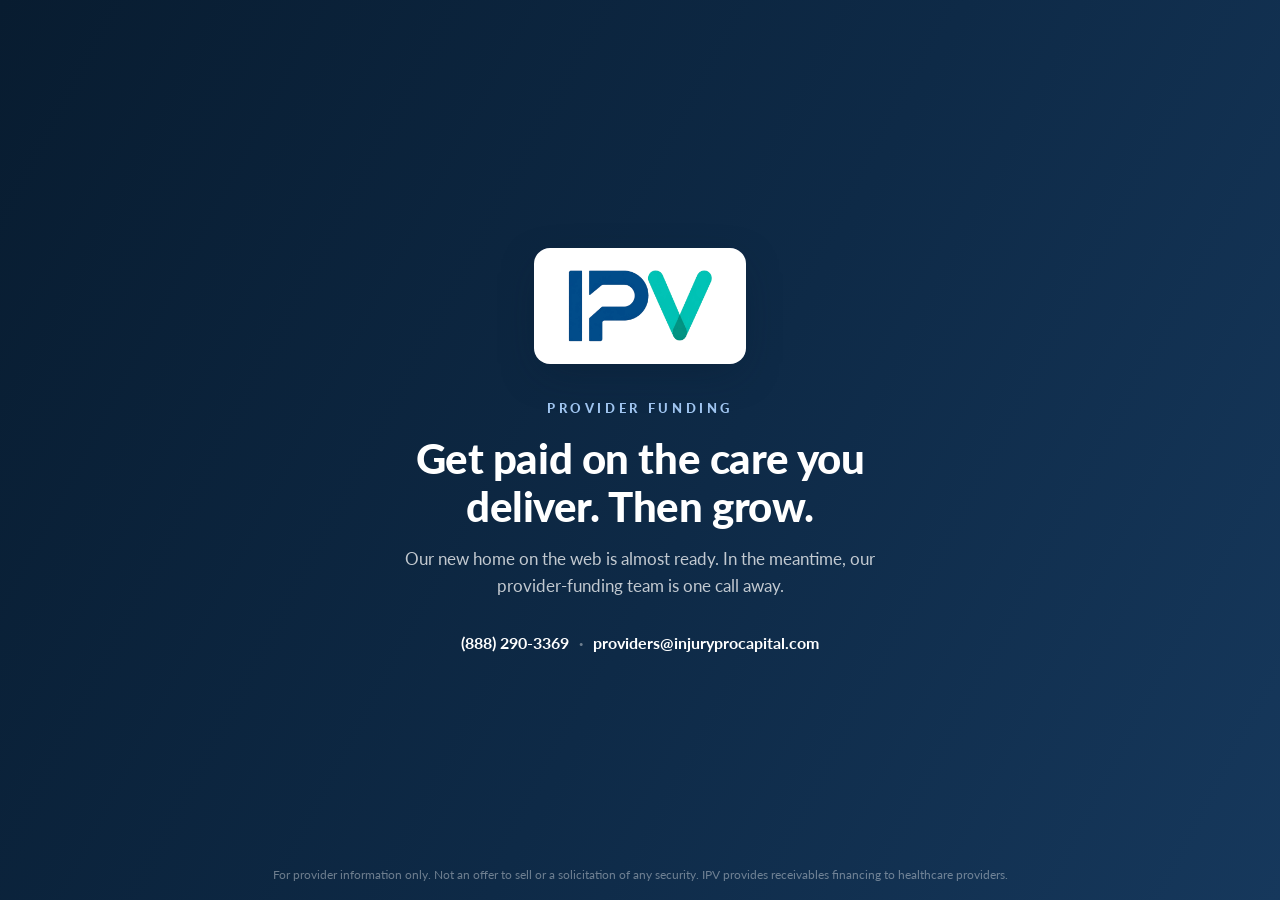
<file: index.html>
<!doctype html>
<html lang="en">
  <head>
    <meta charset="UTF-8" />
    <meta name="viewport" content="width=device-width, initial-scale=1.0" />
    <title>IPV — Provider Funding</title>
    <meta name="robots" content="noindex, nofollow" />
    <meta name="description" content="IPV — provider funding for personal-injury practices." />
    <link rel="icon" type="image/png" href="./favicon.png" />
    <link rel="preconnect" href="https://fonts.googleapis.com" />
    <link rel="preconnect" href="https://fonts.gstatic.com" crossorigin />
    <link href="https://fonts.googleapis.com/css2?family=Lato:wght@400;700;900&display=swap" rel="stylesheet" />
    <style>
      * { margin: 0; padding: 0; box-sizing: border-box; }
      body {
        font-family: 'Lato', 'Helvetica Neue', Arial, sans-serif;
        min-height: 100vh;
        display: flex;
        flex-direction: column;
        align-items: center;
        justify-content: center;
        background: linear-gradient(118deg, #081c30 0%, #0e2a47 55%, #16385c 100%);
        color: #fff;
        text-align: center;
        padding: 24px;
      }
      .chip {
        background: #fff;
        border-radius: 16px;
        padding: 22px 34px;
        box-shadow: 0 12px 40px -12px rgba(8, 28, 48, 0.5);
        margin-bottom: 36px;
      }
      .chip img { height: 72px; width: auto; display: block; }
      .tag {
        font-size: 13px;
        font-weight: 900;
        letter-spacing: 0.28em;
        text-transform: uppercase;
        color: #9fc4ef;
        margin-bottom: 18px;
      }
      h1 {
        font-size: clamp(26px, 4.5vw, 42px);
        font-weight: 900;
        letter-spacing: -0.01em;
        max-width: 22ch;
        line-height: 1.15;
      }
      .sub {
        margin-top: 16px;
        font-size: 17px;
        color: rgba(255, 255, 255, 0.75);
        max-width: 52ch;
        line-height: 1.55;
      }
      .contact {
        margin-top: 34px;
        font-size: 16px;
        font-weight: 700;
      }
      .contact a { color: #fff; text-decoration: none; }
      .contact a:hover { text-decoration: underline; }
      .contact .dot { color: rgba(255, 255, 255, 0.4); margin: 0 10px; }
      .foot {
        position: fixed;
        bottom: 0;
        left: 0;
        right: 0;
        padding: 16px 24px;
        font-size: 11.5px;
        line-height: 1.6;
        color: rgba(255, 255, 255, 0.4);
      }
      @media (max-height: 560px) { .foot { position: static; margin-top: 40px; } }
    </style>
  </head>
  <body>
    <div class="chip"><img src="./ipv-logo.png" alt="IPV" /></div>
    <div class="tag">Provider Funding</div>
    <h1>Get paid on the care you deliver. Then grow.</h1>
    <p class="sub">Our new home on the web is almost ready. In the meantime, our provider-funding team is one call away.</p>
    <p class="contact">
      <a href="tel:+18882903369">(888) 290-3369</a><span class="dot">·</span><a href="mailto:providers@injuryprocapital.com">providers@injuryprocapital.com</a>
    </p>
    <p class="foot">For provider information only. Not an offer to sell or a solicitation of any security. IPV provides receivables financing to healthcare providers.</p>
  </body>
</html>
</file>
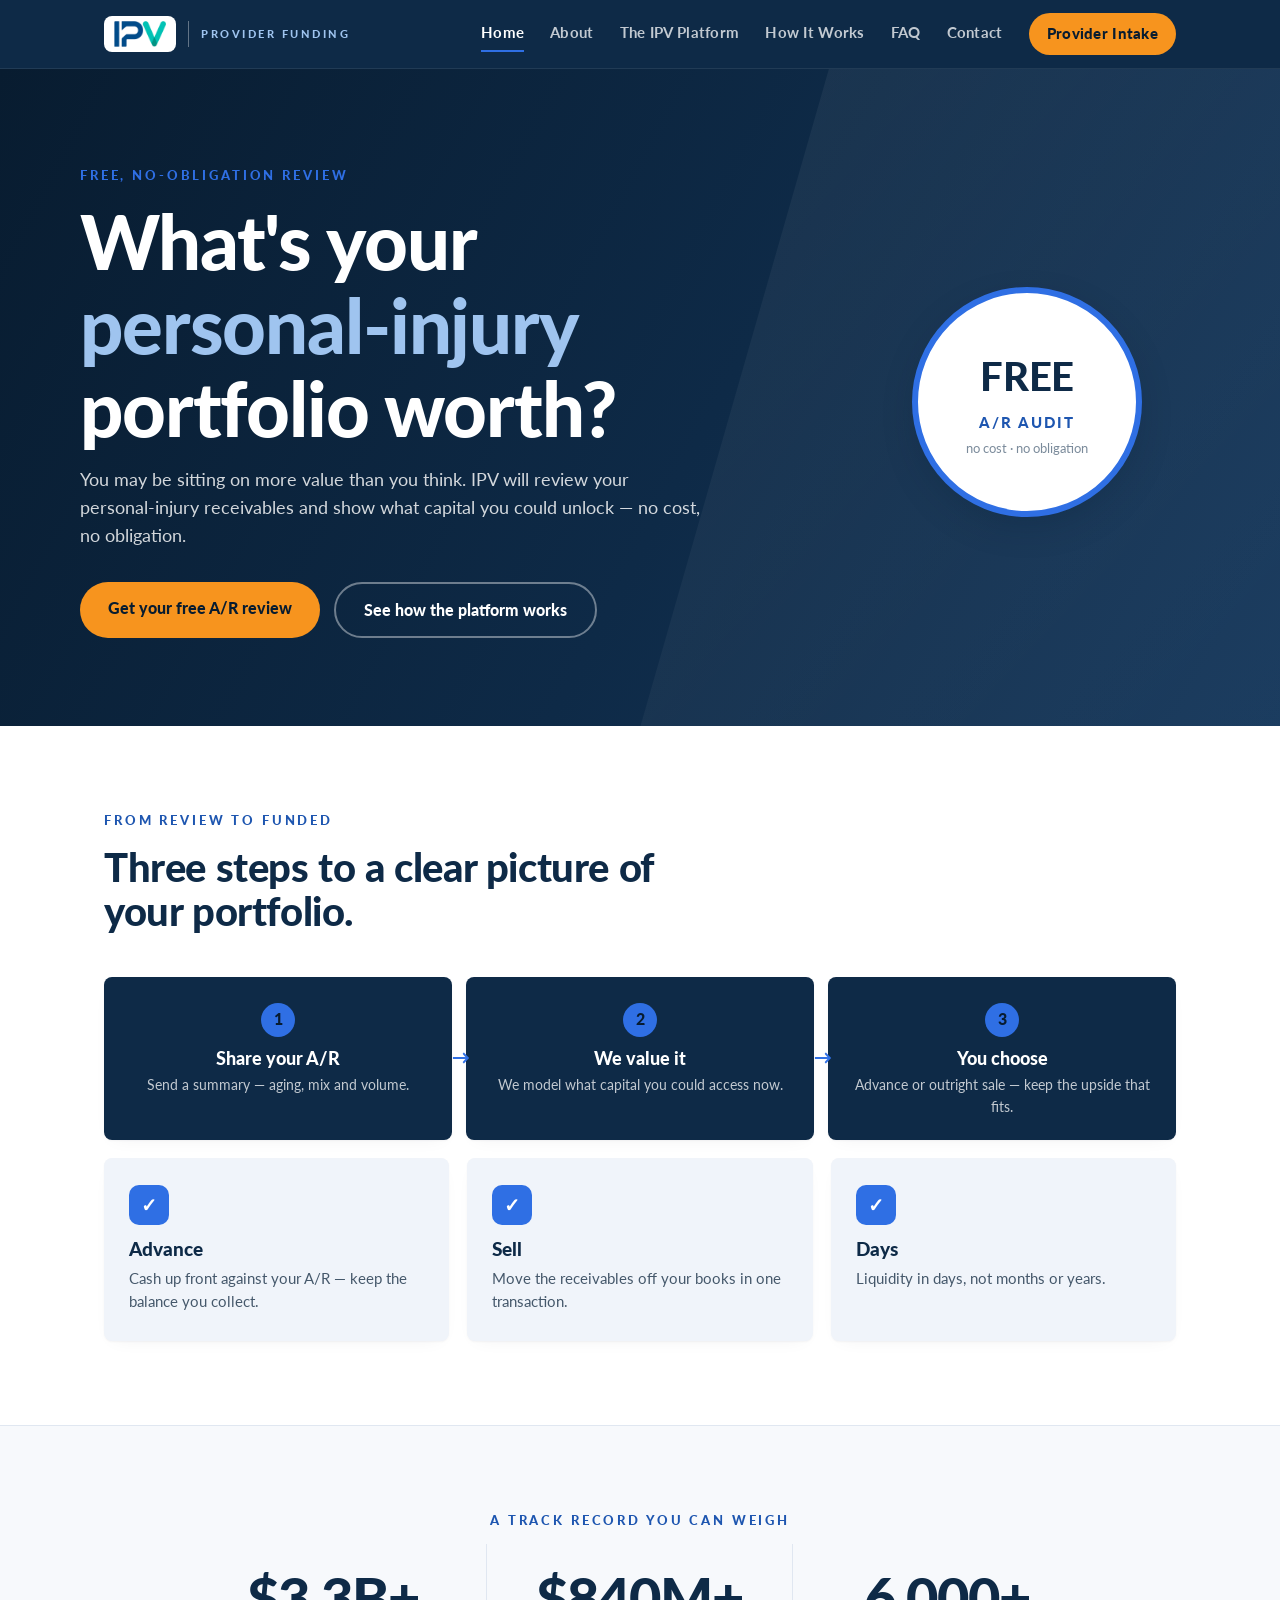
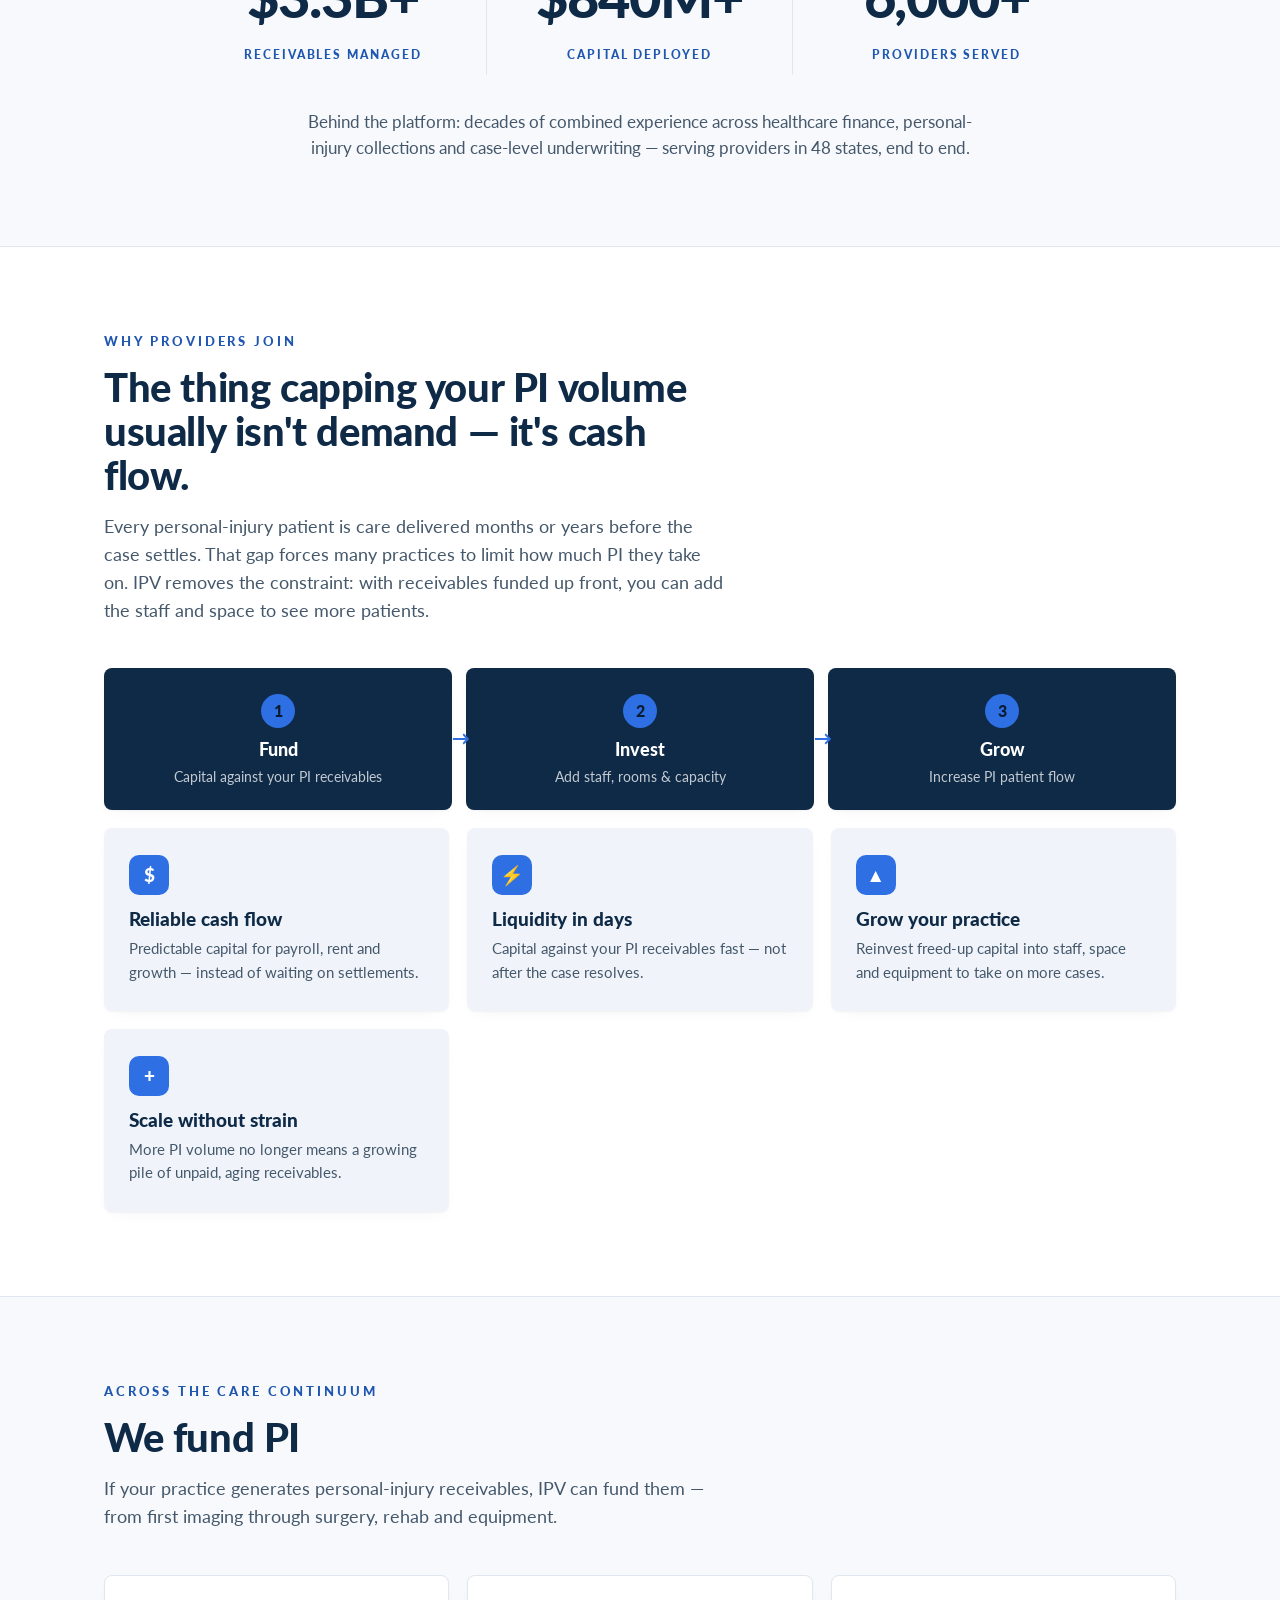
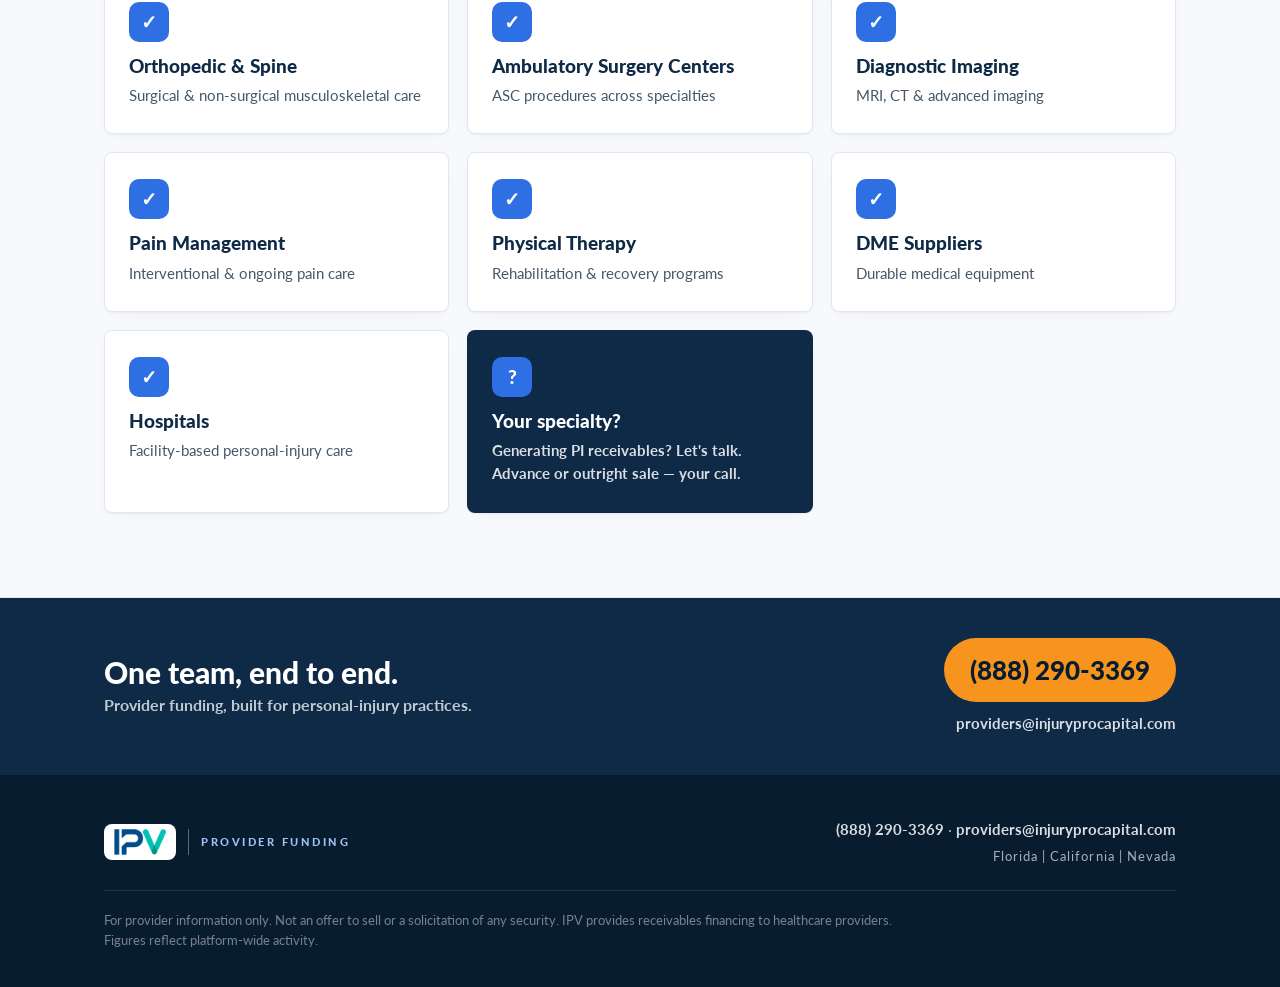
<file: v2/index.html>
<!doctype html>
<html lang="en">
  <head>
    <meta charset="UTF-8" />
    <meta name="viewport" content="width=device-width, initial-scale=1.0" />
    <title>IPV — Provider Funding for Personal-Injury Practices</title>
    <!-- Preview build: keep search engines out until the real domain launches. Remove at launch. -->
    <meta name="robots" content="noindex, nofollow" />
    <meta name="description" content="IPV funds healthcare providers against verified personal-injury receivables and manages collection to settlement. Predictable cash flow, liquidity in days." />
    <link rel="preconnect" href="https://fonts.googleapis.com" />
    <link rel="preconnect" href="https://fonts.gstatic.com" crossorigin />
    <link href="https://fonts.googleapis.com/css2?family=Lato:ital,wght@0,400;0,700;0,900;1,700&display=swap" rel="stylesheet" />
    <link rel="icon" type="image/png" href="./favicon.png" />
    <script type="module" crossorigin src="./assets/index-C9nj7sQJ.js"></script>
    <link rel="stylesheet" crossorigin href="./assets/index-Cun9yzfp.css">
  </head>
  <body>
    <div id="root"></div>
  </body>
</html>
</file>
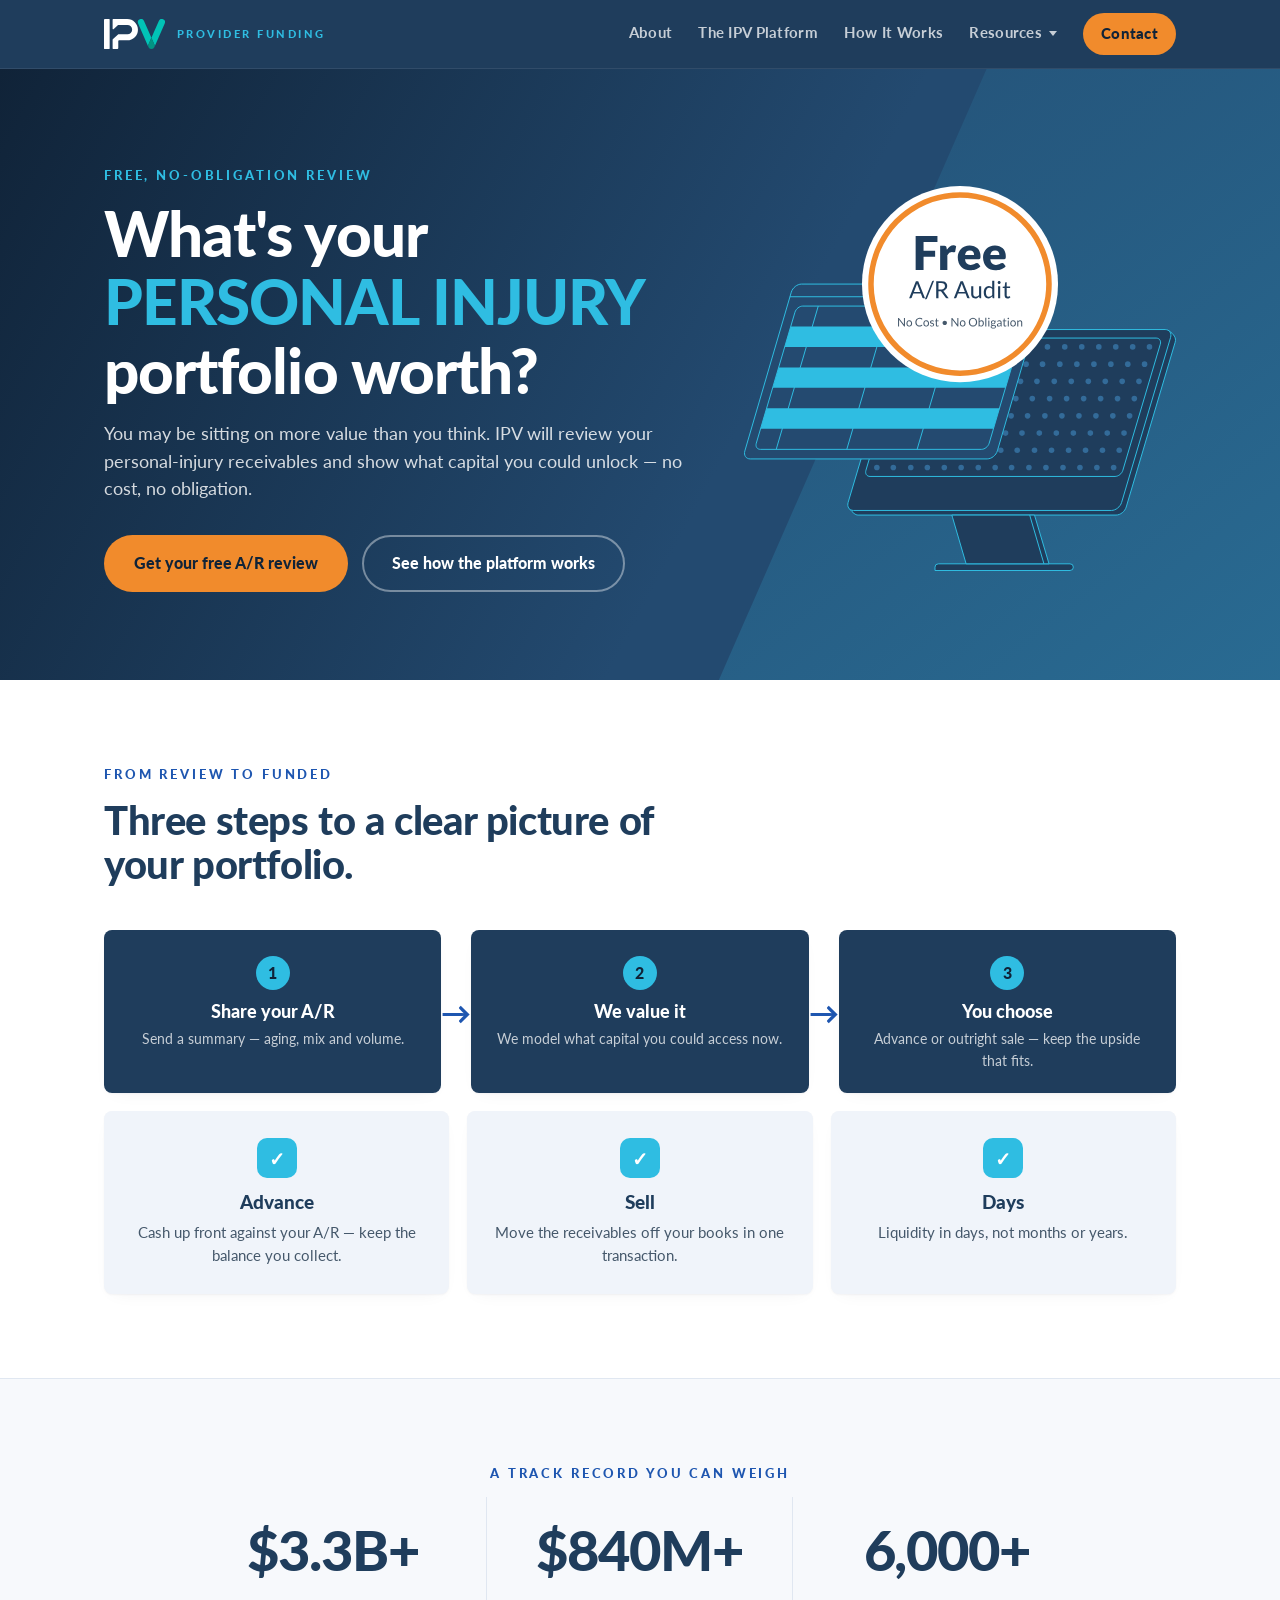
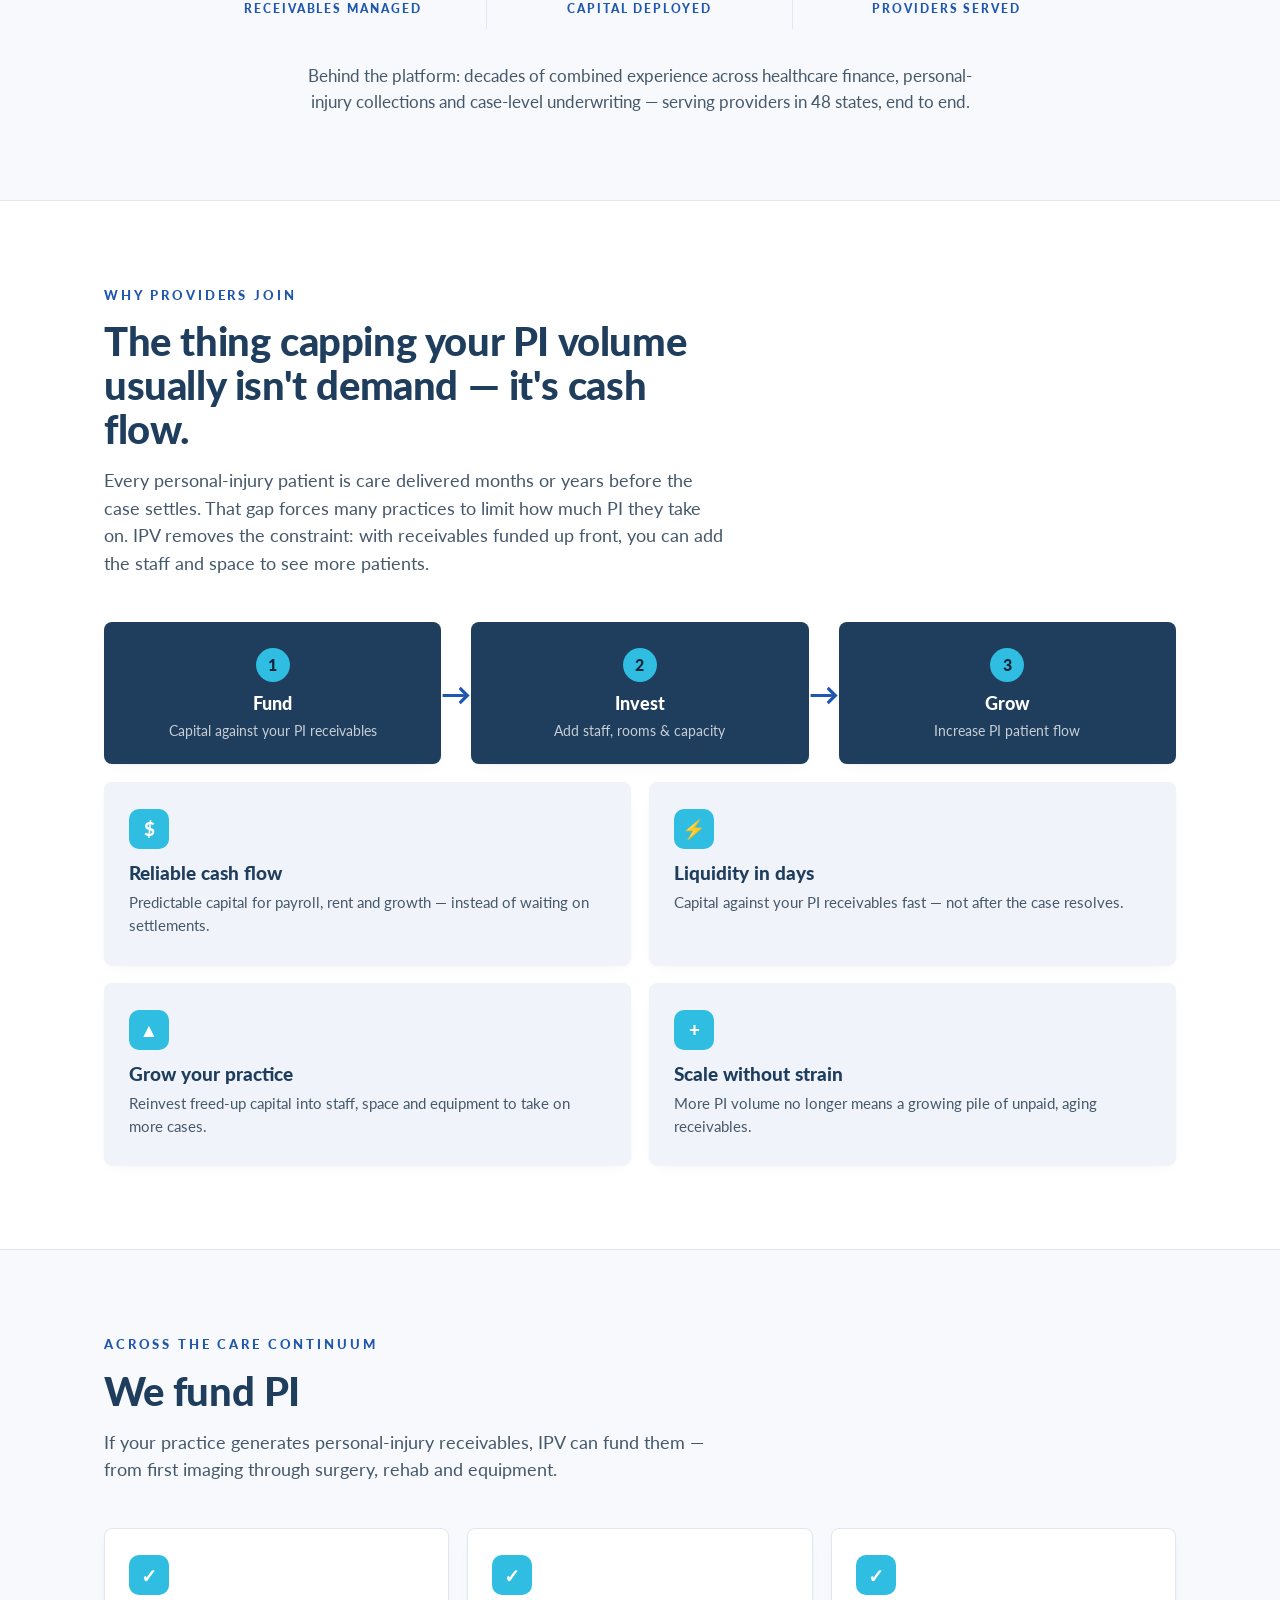
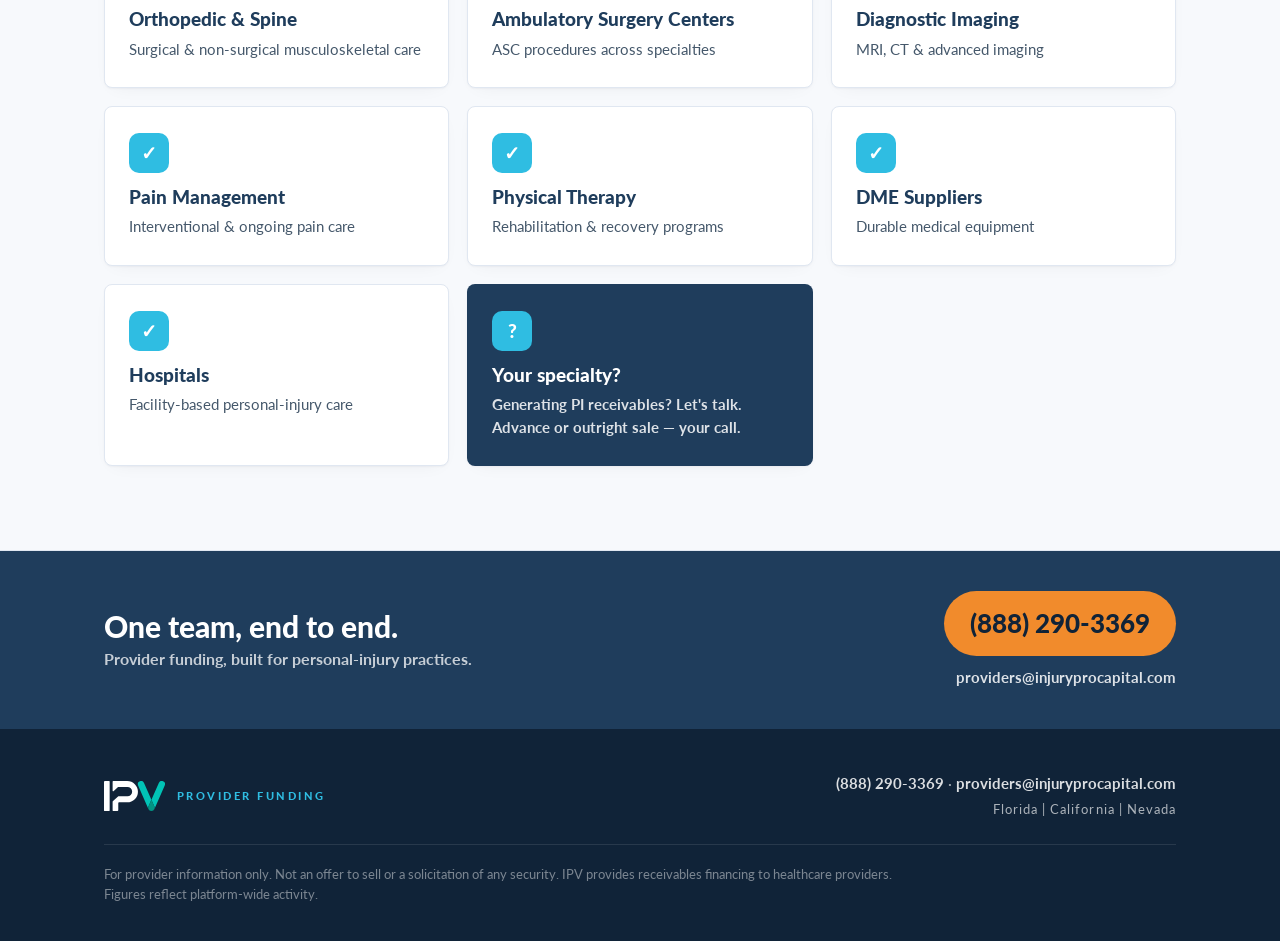
<file: v3/index.html>
<!doctype html>
<html lang="en">
  <head>
    <meta charset="UTF-8" />
    <meta name="viewport" content="width=device-width, initial-scale=1.0" />
    <title>IPV — Provider Funding for Personal-Injury Practices</title>
    <!-- Preview build: keep search engines out until the real domain launches. Remove at launch. -->
    <meta name="robots" content="noindex, nofollow" />
    <meta name="description" content="IPV funds healthcare providers against verified personal-injury receivables and manages collection to settlement. Predictable cash flow, liquidity in days." />
    <link rel="preconnect" href="https://fonts.googleapis.com" />
    <link rel="preconnect" href="https://fonts.gstatic.com" crossorigin />
    <link href="https://fonts.googleapis.com/css2?family=Lato:ital,wght@0,400;0,700;0,900;1,700&display=swap" rel="stylesheet" />
    <link rel="icon" type="image/png" href="./favicon.png" />
    <script type="module" crossorigin src="./assets/index-CmEiF9j5.js"></script>
    <link rel="stylesheet" crossorigin href="./assets/index-C8Mq-IdW.css">
  </head>
  <body>
    <div id="root"></div>
  </body>
</html>
</file>
<file: v2/assets/index-Cun9yzfp.css>
:root{--navy-900: #081c30;--navy-800: #0e2a47;--navy-700: #16385c;--navy-600: #1f4470;--blue-600: #1e56b0;--blue-500: #2f6fe4;--cyan-400: #9fc4ef;--cyan-500: #2f6fe4;--cyan-600: #1e56b0;--orange-500: #f7941e;--orange-600: #e07f0a;--ink-900: #14212e;--ink-600: #45586b;--ink-400: #7b8b9b;--panel-100: #f0f4fa;--panel-50: #f7f9fc;--line-200: #e0e7f1;--white: #ffffff;--radius: 8px;--shadow-card: 0 1px 2px rgba(8, 28, 48, .04), 0 6px 18px -10px rgba(8, 28, 48, .08);--shadow-pop: 0 12px 40px -12px rgba(8, 28, 48, .3);--max: 1120px}*{margin:0;padding:0;box-sizing:border-box}html{scroll-behavior:smooth}body{font-family:Lato,Helvetica Neue,Arial,sans-serif;color:var(--ink-900);background:var(--white);line-height:1.55;-webkit-font-smoothing:antialiased}img{max-width:100%;display:block}a{color:var(--cyan-600);text-decoration:none}a:hover{text-decoration:underline}.wrap{max-width:var(--max);margin:0 auto;padding:0 24px}.kicker{font-size:13px;font-weight:900;letter-spacing:.22em;text-transform:uppercase;color:var(--cyan-500);margin-bottom:14px}.kicker.on-light,.kicker.orange{color:var(--blue-600)}h1,h2,h3{line-height:1.1;font-weight:900}.display{font-size:clamp(44px,6.5vw,76px);color:var(--white);letter-spacing:-.015em}.display .em{color:var(--cyan-400)}.h2{font-size:clamp(28px,4vw,40px);color:var(--navy-800);letter-spacing:-.01em}.h2.on-dark{color:var(--white)}.lede{font-size:18px;color:var(--ink-600);max-width:62ch;margin-top:16px}.lede.on-dark{color:#ffffffd1}.nav{position:sticky;top:0;z-index:50;background:var(--navy-800);border-bottom:1px solid rgba(255,255,255,.08)}.nav-inner{max-width:var(--max);margin:0 auto;padding:0 24px;height:68px;display:flex;align-items:center;justify-content:space-between;gap:24px}.nav-links{display:flex;align-items:center;gap:26px;flex-wrap:wrap}.nav-links a{color:#ffffffbf;font-size:14.5px;font-weight:700;letter-spacing:.02em;text-decoration:none;padding:6px 0;border-bottom:2px solid transparent}.nav-links a:hover{color:var(--white);text-decoration:none}.nav-links a.active{color:var(--white);border-bottom-color:var(--cyan-500)}.nav-cta{background:var(--orange-500);color:var(--navy-900)!important;padding:10px 18px!important;border-radius:999px;border-bottom:none!important;font-weight:900!important;white-space:nowrap}.nav-cta:hover{background:#ffa63a}.logo{display:flex;align-items:center;gap:12px;text-decoration:none!important}.logo-chip{background:var(--white);border-radius:8px;padding:5px 10px;display:flex;align-items:center}.logo-chip img{height:26px;width:auto;display:block}.logo-mark{font-size:30px;font-weight:900;font-style:italic;color:var(--white);letter-spacing:-.03em;line-height:1}.logo-div{width:1px;height:26px;background:#ffffff59}.logo-tag{font-size:10.5px;font-weight:900;letter-spacing:.24em;color:var(--cyan-400);text-transform:uppercase}.hero{position:relative;background:linear-gradient(118deg,var(--navy-900) 0%,var(--navy-800) 55%,var(--navy-700) 100%);color:var(--white);overflow:hidden}.hero:after{content:"";position:absolute;top:-40%;right:-12%;width:55%;height:200%;background:linear-gradient(118deg,#ffffff0f,#ffffff03);transform:rotate(16deg);pointer-events:none}.hero-inner{position:relative;z-index:1;padding:96px 0 88px;display:grid;grid-template-columns:minmax(0,1.35fr) minmax(0,.65fr);gap:56px;align-items:center}.hero-badge{justify-self:center;background:var(--white);color:var(--navy-800);border-radius:50%;width:230px;height:230px;display:flex;flex-direction:column;align-items:center;justify-content:center;text-align:center;gap:4px;box-shadow:var(--shadow-pop);border:6px solid var(--blue-500)}.hero-badge .big{font-size:40px;font-weight:900;letter-spacing:-.01em}.hero-badge .mid{font-size:15px;font-weight:900;letter-spacing:.14em;color:var(--blue-600);text-transform:uppercase}.hero-badge .small{font-size:12.5px;color:var(--ink-400)}.btn-row{display:flex;gap:14px;margin-top:32px;flex-wrap:wrap}.btn{display:inline-block;font-weight:900;font-size:16px;border-radius:999px;padding:14px 28px;text-decoration:none!important;transition:transform .06s ease,background .15s ease}.btn:active{transform:translateY(1px)}.btn-primary{background:var(--orange-500);color:var(--navy-900)}.btn-primary:hover{background:#ffa63a}.btn-ghost{border:2px solid rgba(255,255,255,.4);color:var(--white)}.btn-ghost:hover{border-color:var(--white)}.btn-navy{background:var(--navy-800);color:var(--white)}.btn-navy:hover{background:var(--navy-700)}.section{padding:84px 0}.section.tint{background:var(--panel-50);border-top:1px solid var(--line-200);border-bottom:1px solid var(--line-200)}.section.dark{background:linear-gradient(118deg,var(--navy-900),var(--navy-800));color:var(--white)}.section-head{max-width:70ch;margin-bottom:44px}.steps{display:grid;grid-template-columns:repeat(auto-fit,minmax(200px,1fr));gap:14px;counter-reset:step}.step{position:relative;background:var(--navy-800);color:var(--white);border-radius:var(--radius);padding:26px 22px 22px;text-align:center;box-shadow:var(--shadow-card)}.step .n{width:34px;height:34px;border-radius:50%;background:var(--cyan-500);color:var(--navy-900);font-weight:900;display:flex;align-items:center;justify-content:center;margin:0 auto 12px}.step h3{font-size:18px;margin-bottom:6px}.step p{font-size:14px;color:#ffffffbf}.step+.step:before{content:"→";position:absolute;left:-14px;top:50%;transform:translateY(-50%);color:var(--blue-500);font-weight:900;font-size:18px}@media(max-width:720px){.step+.step:before{display:none}}.cards{display:grid;grid-template-columns:repeat(auto-fit,minmax(260px,1fr));gap:18px}.card{background:var(--white);border:1px solid var(--line-200);border-radius:var(--radius);padding:26px 24px;box-shadow:var(--shadow-card)}.card.tinted{background:var(--panel-100);border-color:transparent}.chip{width:40px;height:40px;border-radius:10px;background:var(--cyan-500);color:var(--white);font-size:19px;font-weight:900;display:flex;align-items:center;justify-content:center;margin-bottom:14px}.chip.orange{background:var(--orange-500)}.chip.navy{background:var(--navy-800)}.card h3{font-size:18.5px;color:var(--navy-800);margin-bottom:8px}.card p{font-size:15px;color:var(--ink-600)}.card.accent{background:var(--navy-800);border-color:transparent}.card.accent h3{color:var(--white)}.card.accent p{color:#ffffffd9;font-weight:700}.card.accent .chip{background:var(--blue-500)}.statband{background:var(--white);border:1px solid var(--line-200);border-top:3px solid var(--blue-600);border-radius:var(--radius);overflow:hidden;display:grid;grid-template-columns:repeat(auto-fit,minmax(160px,1fr));box-shadow:var(--shadow-card)}.stat{padding:34px 18px;text-align:center;border-right:1px solid var(--line-200)}.stat:last-child{border-right:none}.stat .v{font-size:clamp(30px,3.4vw,42px);font-weight:900;color:var(--navy-800);letter-spacing:-.01em}.stat .l{font-size:11.5px;font-weight:900;letter-spacing:.14em;text-transform:uppercase;color:var(--ink-400);margin-top:6px}.cred{text-align:center}.cred .cred-metrics{display:grid;grid-template-columns:repeat(auto-fit,minmax(220px,1fr));gap:0;max-width:920px;margin:0 auto}.cred .m{padding:10px 24px;border-right:1px solid var(--line-200)}.cred .m:last-child{border-right:none}.cred .m .v{font-size:clamp(40px,4.6vw,56px);font-weight:900;color:var(--navy-800);letter-spacing:-.02em}.cred .m .l{font-size:12px;font-weight:900;letter-spacing:.16em;text-transform:uppercase;color:var(--blue-600);margin-top:6px}.cred .cred-line{margin:34px auto 0;max-width:68ch;color:var(--ink-600);font-size:17px}@media(max-width:720px){.cred .m{border-right:none;padding:16px 24px}}.band{background:var(--navy-800);color:var(--white);border-radius:var(--radius) var(--radius) 0 0;padding:34px 34px 26px}.band h3{font-size:20px;margin-bottom:8px}.band p{color:#fffc;max-width:90ch}.band+.statband{border-radius:0 0 var(--radius) var(--radius);box-shadow:none;border-top:none}.cta{background:var(--navy-800);color:var(--white)}.cta-inner{max-width:var(--max);margin:0 auto;padding:40px 24px;display:flex;align-items:center;justify-content:space-between;gap:24px;flex-wrap:wrap}.cta h2{font-size:clamp(22px,3vw,30px)}.cta .sub{font-weight:700;margin-top:4px;font-size:15.5px;color:#ffffffbf}.cta-contact{text-align:right}.cta-contact .phone{display:inline-block;background:var(--orange-500);border-radius:999px;padding:12px 26px;font-size:clamp(20px,2.4vw,26px);font-weight:900}.cta-contact .phone a{color:var(--navy-900);text-decoration:none}.cta-contact .phone a:hover{text-decoration:none}.cta-contact .email{font-weight:700;font-size:15px;margin-top:10px}.cta-contact .email a{color:#ffffffd9}@media(max-width:640px){.cta-contact{text-align:left}}.prose{max-width:74ch}.prose h2{font-size:26px;color:var(--navy-800);margin:40px 0 14px}.prose h2:first-child{margin-top:0}.prose p{margin-bottom:16px;font-size:17px;color:var(--ink-600)}.prose p.pull{font-size:21px;font-weight:700;color:var(--navy-800);border-left:4px solid var(--orange-500);padding-left:18px}.panels{display:grid;grid-template-columns:repeat(auto-fit,minmax(280px,1fr));gap:18px}.panel{border-radius:var(--radius);padding:30px 26px;background:var(--white);border:1px solid var(--line-200);box-shadow:var(--shadow-card)}.panel .label{font-size:12px;font-weight:900;letter-spacing:.2em;text-transform:uppercase;color:var(--orange-600);margin-bottom:12px}.panel h3{font-size:21px;color:var(--navy-800);margin-bottom:10px}.panel p{color:var(--ink-600);font-size:15.5px}.panel.problem{border-top:4px solid var(--navy-800)}.panel.solution{border-top:4px solid var(--cyan-500)}.panel.upside{border-top:4px solid var(--orange-500)}.form-grid{display:grid;grid-template-columns:1fr 1fr;gap:18px;max-width:780px}.form-grid .full{grid-column:1 / -1}@media(max-width:640px){.form-grid{grid-template-columns:1fr}}.field label{display:block;font-size:13px;font-weight:900;letter-spacing:.06em;text-transform:uppercase;color:var(--navy-800);margin-bottom:6px}.field input,.field textarea{width:100%;font:inherit;font-size:15.5px;padding:12px 14px;border:1.5px solid var(--line-200);border-radius:8px;background:var(--white);color:var(--ink-900)}.field input:focus,.field textarea:focus{outline:none;border-color:var(--cyan-500);box-shadow:0 0 0 3px #29b6f62e}.field textarea{min-height:110px;resize:vertical}.form-note{margin-top:18px;padding:16px 18px;background:var(--panel-100);border-left:4px solid var(--cyan-500);border-radius:6px;font-size:14.5px;color:var(--ink-600);max-width:780px}.faq{max-width:820px}.faq details{border:1px solid var(--line-200);border-radius:var(--radius);background:var(--white);padding:0;margin-bottom:12px;box-shadow:var(--shadow-card);overflow:hidden}.faq summary{cursor:pointer;list-style:none;padding:18px 22px;font-weight:900;font-size:16.5px;color:var(--navy-800);display:flex;justify-content:space-between;align-items:center;gap:16px}.faq summary::-webkit-details-marker{display:none}.faq summary:after{content:"+";font-size:22px;color:var(--cyan-600);font-weight:400}.faq details[open] summary:after{content:"–"}.faq details p{padding:0 22px 18px;color:var(--ink-600);font-size:15.5px}.info-box{background:var(--navy-800);color:var(--white);border-radius:var(--radius);padding:40px 38px;max-width:560px;box-shadow:var(--shadow-pop)}.info-box h3{font-size:22px;margin-bottom:18px}.info-row{display:flex;gap:14px;align-items:baseline;margin-bottom:14px;font-size:17px}.info-row .k{font-size:11.5px;font-weight:900;letter-spacing:.16em;text-transform:uppercase;color:var(--cyan-400);min-width:74px}.info-row a{color:var(--white);font-weight:700}.footer{background:var(--navy-900);color:#ffffffa6}.footer-inner{max-width:var(--max);margin:0 auto;padding:44px 24px 36px}.footer-top{display:flex;justify-content:space-between;align-items:center;gap:24px;flex-wrap:wrap;padding-bottom:24px;border-bottom:1px solid rgba(255,255,255,.1)}.footer-contact{font-size:14.5px;text-align:right}.footer-contact a{color:#ffffffd9;font-weight:700}.footer-regions{font-size:13px;letter-spacing:.08em;margin-top:4px}.footer-disclaimer{padding-top:20px;font-size:12.5px;line-height:1.6;color:#ffffff73;max-width:100ch}@media(max-width:880px){.hero-inner{grid-template-columns:1fr;padding:64px 0 60px}.hero-badge{display:none}.nav-inner{height:auto;padding:12px 24px;flex-wrap:wrap}}
</file>
<file: v3/assets/index-C8Mq-IdW.css>
:root{--navy-900: #102338;--navy-800: #1f3d5c;--navy-700: #234a70;--navy-600: #2b5680;--blue-600: #1e56b0;--blue-500: #2fbde2;--cyan-400: #9fc4ef;--cyan-500: #2fbde2;--cyan-600: #1e56b0;--orange-500: #f18b2c;--orange-600: #d27926;--ink-900: #14212e;--ink-600: #45586b;--ink-400: #7b8b9b;--panel-100: #f0f4fa;--panel-50: #f7f9fc;--line-200: #e0e7f1;--white: #ffffff;--radius: 8px;--shadow-card: 0 1px 2px rgba(8, 28, 48, .04), 0 6px 18px -10px rgba(8, 28, 48, .08);--shadow-pop: 0 12px 40px -12px rgba(8, 28, 48, .3);--max: 1120px}*{margin:0;padding:0;box-sizing:border-box}html{scroll-behavior:smooth}body{font-family:Lato,Helvetica Neue,Arial,sans-serif;color:var(--ink-900);background:var(--white);line-height:1.55;-webkit-font-smoothing:antialiased}img{max-width:100%;display:block}a{color:var(--cyan-600);text-decoration:none}a:hover{text-decoration:underline}.wrap{max-width:var(--max);margin:0 auto;padding:0 24px}.kicker{font-size:13px;font-weight:900;letter-spacing:.22em;text-transform:uppercase;color:var(--cyan-500);margin-bottom:14px}.kicker.on-light,.kicker.orange{color:var(--blue-600)}h1,h2,h3{line-height:1.1;font-weight:900}.display{font-size:clamp(40px,5.4vw,62px);color:var(--white);letter-spacing:-.015em}.display .em{color:var(--cyan-500);text-transform:uppercase}.h2{font-size:clamp(28px,4vw,40px);color:var(--navy-800);letter-spacing:-.01em}.h2.on-dark{color:var(--white)}.lede{font-size:18px;color:var(--ink-600);max-width:62ch;margin-top:16px}.lede.on-dark{color:#ffffffd1}.nav{position:sticky;top:0;z-index:50;background:var(--navy-800);border-bottom:1px solid rgba(255,255,255,.08)}.nav-inner{max-width:var(--max);margin:0 auto;padding:0 24px;height:68px;display:flex;align-items:center;justify-content:space-between;gap:24px}.nav-links{display:flex;align-self:stretch;align-items:stretch;gap:26px;flex-wrap:wrap}.nav-links a{display:flex;align-items:center;color:#ffffffbf;font-size:14.5px;font-weight:700;letter-spacing:.02em;text-decoration:none;padding:0;border-bottom:2px solid transparent}.nav-links a:hover{color:var(--white);text-decoration:none}.nav-links a.active{color:var(--white);border-bottom-color:var(--cyan-500)}.nav-cta{background:var(--orange-500);color:var(--navy-900)!important;padding:10px 18px!important;border-radius:999px;border-bottom:none!important;font-weight:900!important;white-space:nowrap;align-self:center}.nav-cta:hover{background:#ffa63a}.nav-group{position:relative;display:flex;align-items:stretch}.nav-group-btn{display:flex;align-items:center;gap:7px;font:inherit;font-size:14.5px;font-weight:700;letter-spacing:.02em;color:#ffffffbf;background:none;border:none;border-bottom:2px solid transparent;padding:0;cursor:pointer}.nav-group-btn:hover{color:var(--white)}.nav-group-btn.active{color:var(--white);border-bottom-color:var(--cyan-500)}.nav-caret{width:0;height:0;border-left:4px solid transparent;border-right:4px solid transparent;border-top:5px solid currentColor;transition:transform .15s ease}.nav-dropdown{display:none;position:absolute;top:100%;left:0;min-width:210px;background:var(--navy-800);border:1px solid rgba(255,255,255,.08);border-radius:8px;box-shadow:var(--shadow-pop);padding:6px;z-index:60}.nav-group.open .nav-dropdown{display:block}@media(hover:hover){.nav-group:hover .nav-dropdown{display:block}}.nav-dropdown a{display:block;padding:10px 12px;border-radius:6px;border-bottom:none;color:#fffc;font-size:14.5px;font-weight:700;white-space:nowrap}.nav-dropdown a:hover{background:#ffffff0f;color:var(--white)}.nav-dropdown a.active{color:var(--white)}.nav-dropdown-mega{left:auto;right:0;min-width:500px;padding:14px}.nav-mega{display:flex;gap:12px;align-items:stretch}.nav-mega-col{display:flex;flex-direction:column;min-width:158px}.nav-mega-downloads{flex:1;padding:8px;background:#ffffff0b;border:1px solid rgba(255,255,255,.09);border-radius:8px}.nav-mega-head{margin-bottom:4px;padding:5px 10px 8px;border-bottom:1px solid rgba(255,255,255,.08);font-size:11px;font-weight:900;letter-spacing:.09em;text-transform:uppercase;color:#ffffff8c}.nav-mega .nav-download{display:flex;align-items:center;justify-content:space-between;gap:16px;padding:9px 12px;border-radius:6px;border-bottom:none;color:#fffc;font-size:14px;font-weight:700;white-space:nowrap}.nav-mega .nav-download:hover{background:#ffffff0f;color:var(--white)}.nav-mega .nav-download svg{flex-shrink:0;opacity:.5}.nav-mega .nav-download:hover svg{opacity:1}.nav-toggle{display:none;flex-direction:column;justify-content:center;gap:5px;width:44px;height:44px;padding:0;background:transparent;border:none;cursor:pointer}.nav-toggle-bar{display:block;width:24px;height:2px;margin:0 auto;background:var(--white);border-radius:2px;transition:transform .2s ease,opacity .2s ease}.nav-toggle.open .nav-toggle-bar:nth-child(1){transform:translateY(7px) rotate(45deg)}.nav-toggle.open .nav-toggle-bar:nth-child(2){opacity:0}.nav-toggle.open .nav-toggle-bar:nth-child(3){transform:translateY(-7px) rotate(-45deg)}.logo{display:flex;align-items:center;gap:12px;text-decoration:none!important}.logo-img{height:30px;width:auto;display:block}.logo-mark{font-size:30px;font-weight:900;font-style:italic;color:var(--white);letter-spacing:-.03em;line-height:1}.logo-div{width:1px;height:26px;background:#ffffff59}.logo-tag{font-size:10.5px;font-weight:900;letter-spacing:.24em;color:var(--cyan-500);text-transform:uppercase}.hero{position:relative;--wedge-right: -22%;background:linear-gradient(118deg,var(--navy-900) 0%,var(--navy-700) 58%);color:var(--white);overflow:hidden}.hero:after{content:"";position:absolute;top:-40%;right:var(--wedge-right);width:55%;height:200%;background:linear-gradient(118deg,#27648a40,#2b769e);transform:rotate(23.661deg);pointer-events:none}@media(min-width:881px){.hero:not(:has(.hero-inner)):after{top:50%;bottom:auto;left:auto;right:var(--wedge-right);width:55%;height:260vh;transform:translateY(-50%) rotate(23.661deg)}}.hero-copy{position:relative;z-index:1;padding:76px 124px 64px 24px}@media(max-width:600px){.hero-copy{padding-right:24px}}.hero-inner{position:relative;z-index:1;padding:96px 24px 88px;display:grid;grid-template-columns:minmax(0,1.15fr) minmax(0,.85fr);gap:56px;align-items:center}.hero-art{width:100%}.hero-art img{width:100%;max-width:440px;height:auto;display:block;margin-inline:auto}.btn-row{display:flex;gap:14px;margin-top:32px;flex-wrap:wrap}.btn{display:inline-block;font-weight:900;font-size:16px;border-radius:999px;border:2px solid transparent;padding:14px 28px;text-decoration:none!important;transition:transform .06s ease,background .15s ease}.btn:active{transform:translateY(1px)}.btn-primary{background:var(--orange-500);color:var(--navy-900)}.btn-primary:hover{background:#ffa63a}.btn-ghost{border-color:#fff6;color:var(--white)}.btn-ghost:hover{border-color:var(--white)}.btn-navy{background:var(--navy-800);color:var(--white)}.btn-navy:hover{background:var(--navy-700)}.section{padding:84px 0}.section:not(.tint):not(.dark)+.section:not(.tint):not(.dark){padding-top:0}.section.tint{background:var(--panel-50);border-top:1px solid var(--line-200);border-bottom:1px solid var(--line-200)}.section.dark{background:linear-gradient(118deg,var(--navy-900),var(--navy-800));color:var(--white)}.section-head{max-width:70ch;margin-bottom:44px}.section-head.centered{text-align:center;margin-inline:auto}.section-head.centered .lede{margin-inline:auto}.steps{display:grid;grid-auto-flow:column;grid-auto-columns:1fr;gap:30px;counter-reset:step}.step{position:relative;background:var(--navy-800);color:var(--white);border-radius:var(--radius);padding:26px 22px 22px;text-align:center;box-shadow:var(--shadow-card)}.step .n{width:34px;height:34px;border-radius:50%;background:var(--cyan-500);color:var(--navy-900);font-weight:900;display:flex;align-items:center;justify-content:center;margin:0 auto 12px}.step h3{font-size:18px;margin-bottom:6px}.step p{font-size:14px;color:#ffffffbf}.step+.step:before{content:"→";position:absolute;left:-15px;top:50%;transform:translate(-50%,-50%);color:var(--cyan-600);font-weight:900;font-size:30px;line-height:1}@media(max-width:720px){.steps{grid-template-columns:1fr;grid-auto-flow:row}.step+.step:before{content:"↓";left:50%;top:-15px}}.cards{display:grid;grid-template-columns:repeat(auto-fit,minmax(260px,1fr));gap:18px}.cards.cards-centered .card{text-align:center}.cards.cards-centered .chip{margin-left:auto;margin-right:auto}.cards.cards-2x2{grid-template-columns:repeat(2,1fr)}.card{background:var(--white);border:1px solid var(--line-200);border-radius:var(--radius);padding:26px 24px;box-shadow:var(--shadow-card)}.card.tinted{background:var(--panel-100);border-color:transparent}.downloads-grid{display:grid;grid-template-columns:repeat(auto-fit,minmax(300px,1fr));gap:18px}.download-card{display:flex;align-items:center;gap:20px;padding:22px 24px;background:var(--white);border:1px solid var(--line-200);border-radius:var(--radius, 12px);box-shadow:var(--shadow-card);text-decoration:none;transition:border-color .15s ease,box-shadow .15s ease,transform .15s ease}.download-card:hover{border-color:var(--blue-500);box-shadow:var(--shadow-pop);transform:translateY(-2px);text-decoration:none}.download-card-media{flex-shrink:0;display:flex;flex-direction:column;align-items:center;gap:10px}.download-thumb{flex-shrink:0;width:84px;aspect-ratio:85 / 110;object-fit:contain;background:#fff;border:1px solid var(--line-200);border-radius:6px;box-shadow:0 1px 3px #10213724}.download-card-body{flex:1;min-width:0}.download-card-body h3{font-size:17px;color:var(--navy-800);margin-bottom:6px}.download-card-body p{font-size:14px;color:var(--ink-600);line-height:1.5}.download-card-action{flex-shrink:0;display:inline-flex;align-items:center;gap:7px;padding:9px 15px;border-radius:999px;background:var(--panel-100);color:var(--blue-600);font-size:12.5px;font-weight:900;letter-spacing:.04em}.download-card:hover .download-card-action{background:var(--blue-500);color:var(--white)}.chip{width:40px;height:40px;border-radius:10px;background:var(--cyan-500);color:var(--white);font-size:19px;font-weight:900;display:flex;align-items:center;justify-content:center;margin-bottom:14px}.chip.orange{background:var(--orange-500)}.chip.navy{background:var(--navy-800)}.card h3{font-size:18.5px;color:var(--navy-800);margin-bottom:8px}.card p{font-size:15px;color:var(--ink-600)}.card.accent{background:var(--navy-800);border-color:transparent}.card.accent h3{color:var(--white)}.card.accent p{color:#ffffffd9;font-weight:700}.card.accent .chip{background:var(--blue-500)}.statband{background:var(--white);border:1px solid var(--line-200);border-top:3px solid var(--blue-600);border-radius:var(--radius);overflow:hidden;display:grid;grid-template-columns:repeat(auto-fit,minmax(160px,1fr));box-shadow:var(--shadow-card)}.stat{padding:34px 18px;text-align:center;border-right:1px solid var(--line-200)}.stat:last-child{border-right:none}.stat .v{font-size:clamp(30px,3.4vw,42px);font-weight:900;color:var(--navy-800);letter-spacing:-.01em}.stat .l{font-size:11.5px;font-weight:900;letter-spacing:.14em;text-transform:uppercase;color:var(--ink-400);margin-top:6px}.statband.cols-3{grid-template-columns:repeat(3,1fr)}.statband.cols-3 .stat{padding:32px 26px}.statband.cols-3 .stat:nth-child(3n){border-right:none}.statband.cols-3 .stat:nth-child(n+4){border-top:1px solid var(--line-200)}.industry-stats{display:grid;grid-template-columns:repeat(4,1fr);gap:34px 36px;margin-top:12px}.industry-stat{padding-top:16px;border-top:2px solid var(--cyan-500)}.industry-stat .v{font-size:clamp(28px,3vw,38px);font-weight:900;letter-spacing:-.01em;line-height:1.05;color:var(--white)}.industry-stat .l{margin-top:10px;font-size:13.5px;font-weight:600;line-height:1.4;color:#ffffffad}@media(max-width:860px){.industry-stats{grid-template-columns:repeat(2,1fr);gap:28px 30px}}@media(max-width:440px){.industry-stats{grid-template-columns:1fr}}.cred{text-align:center}.cred .cred-metrics{display:grid;grid-template-columns:repeat(auto-fit,minmax(220px,1fr));gap:0;max-width:920px;margin:0 auto}.cred .m{padding:10px 24px;border-right:1px solid var(--line-200)}.cred .m:last-child{border-right:none}.cred .m .v{font-size:clamp(40px,4.6vw,56px);font-weight:900;color:var(--navy-800);letter-spacing:-.02em}.cred .m .l{font-size:12px;font-weight:900;letter-spacing:.16em;text-transform:uppercase;color:var(--blue-600);margin-top:6px}.cred .cred-line{margin:34px auto 0;max-width:68ch;color:var(--ink-600);font-size:17px}@media(max-width:720px){.cred .m{border-right:none;padding:16px 24px}}.band{background:var(--navy-800);color:var(--white);border-radius:var(--radius) var(--radius) 0 0;padding:34px 34px 26px}.band h3{font-size:20px;margin-bottom:8px}.band p{color:#fffc;max-width:90ch}.band+.statband{border-radius:0 0 var(--radius) var(--radius);box-shadow:none;border-top:none}.cta{background:var(--navy-800);color:var(--white)}.cta-inner{max-width:var(--max);margin:0 auto;padding:40px 24px;display:flex;align-items:center;justify-content:space-between;gap:24px;flex-wrap:wrap}.cta h2{font-size:clamp(22px,3vw,30px)}.cta .sub{font-weight:700;margin-top:4px;font-size:15.5px;color:#ffffffbf}.cta-contact{text-align:right}.cta-contact .phone{display:inline-block;background:var(--orange-500);border-radius:999px;padding:12px 26px;font-size:clamp(20px,2.4vw,26px);font-weight:900}.cta-contact .phone a{color:var(--navy-900);text-decoration:none}.cta-contact .phone a:hover{text-decoration:none}.cta-contact .email{font-weight:700;font-size:15px;margin-top:10px}.cta-contact .email a{color:#ffffffd9}@media(max-width:640px){.cta-contact{text-align:left}}.prose{max-width:74ch}.prose h2{font-size:26px;color:var(--navy-800);margin:40px 0 14px}.prose h2:first-child{margin-top:0}.prose p{margin-bottom:16px;font-size:17px;color:var(--ink-600)}.prose p.pull{font-size:21px;font-weight:700;color:var(--navy-800);border-left:4px solid var(--orange-500);padding-left:18px}.panels{display:grid;grid-template-columns:repeat(auto-fit,minmax(280px,1fr));gap:18px}.panel{border-radius:var(--radius);padding:30px 26px;background:var(--white);border:1px solid var(--line-200);box-shadow:var(--shadow-card)}.panel .label{font-size:12px;font-weight:900;letter-spacing:.2em;text-transform:uppercase;color:var(--orange-600);margin-bottom:12px}.panel h3{font-size:21px;color:var(--navy-800);margin-bottom:10px}.panel p{color:var(--ink-600);font-size:15.5px}.panel.problem{border-top:4px solid var(--navy-800)}.panel.solution{border-top:4px solid var(--cyan-500)}.panel.upside{border-top:4px solid var(--orange-500)}.form-grid{display:grid;grid-template-columns:1fr 1fr;gap:18px;max-width:780px;margin-inline:auto}.form-grid .full{grid-column:1 / -1}@media(max-width:640px){.form-grid{grid-template-columns:1fr}}.field label{display:block;font-size:13px;font-weight:900;letter-spacing:.06em;text-transform:uppercase;color:var(--navy-800);margin-bottom:6px}.field input,.field textarea{width:100%;font:inherit;font-size:15.5px;padding:12px 14px;border:1.5px solid var(--line-200);border-radius:8px;background:var(--white);color:var(--ink-900)}.field input:focus,.field textarea:focus{outline:none;border-color:var(--cyan-500);box-shadow:0 0 0 3px #29b6f62e}.field textarea{min-height:110px;resize:vertical}.form-note{margin-top:18px;padding:16px 18px;background:var(--panel-100);border-left:4px solid var(--cyan-500);border-radius:6px;font-size:14.5px;color:var(--ink-600);max-width:780px;margin-inline:auto}.hp{position:absolute;left:-9999px;width:1px;height:1px;overflow:hidden}.form-success{max-width:780px;margin-inline:auto;padding:28px 30px;background:var(--panel-100);border-left:4px solid var(--cyan-500);border-radius:8px}.form-success h3{font-size:22px;margin-bottom:8px}.form-success p{color:var(--ink-600)}.form-error{margin-top:14px;color:var(--orange-600, #b4531a);font-size:14.5px}.faq{max-width:820px}.faq details{border:1px solid var(--line-200);border-radius:var(--radius);background:var(--white);padding:0;margin-bottom:12px;box-shadow:var(--shadow-card);overflow:hidden}.faq summary{cursor:pointer;list-style:none;padding:18px 22px;font-weight:900;font-size:16.5px;color:var(--navy-800);display:flex;justify-content:space-between;align-items:center;gap:16px}.faq summary::-webkit-details-marker{display:none}.faq summary:after{content:"+";font-size:22px;color:var(--cyan-600);font-weight:400}.faq details[open] summary:after{content:"–"}.faq-answer{padding:0 22px 18px;color:var(--ink-600);font-size:15.5px}.faq-answer p+p{margin-top:12px}.faq-answer ul,.faq-answer ol{margin:12px 0 0;padding-left:22px}.faq-answer li{margin-bottom:8px}.faq-answer li:last-child{margin-bottom:0}.faq-answer strong{color:var(--navy-800)}.faq-section .section-head{text-align:center;margin-inline:auto}.faq-section .faq{margin-inline:auto}.info-box{background:var(--navy-800);color:var(--white);border-radius:var(--radius);padding:40px 38px;max-width:560px;margin-inline:auto;box-shadow:var(--shadow-pop)}.info-box h3{font-size:22px;margin-bottom:18px}.info-row{display:flex;gap:14px;align-items:baseline;margin-bottom:14px;font-size:17px}.info-row .k{font-size:11.5px;font-weight:900;letter-spacing:.16em;text-transform:uppercase;color:var(--cyan-400);min-width:74px}.info-row a{color:var(--white);font-weight:700}.footer{background:var(--navy-900);color:#ffffffa6}.footer-inner{max-width:var(--max);margin:0 auto;padding:44px 24px 36px}.footer-top{display:flex;justify-content:space-between;align-items:center;gap:24px;flex-wrap:wrap;padding-bottom:24px;border-bottom:1px solid rgba(255,255,255,.1)}.footer-contact{font-size:14.5px;text-align:right}.footer-contact a{color:#ffffffd9;font-weight:700}.footer-regions{font-size:13px;letter-spacing:.08em;margin-top:4px}.footer-disclaimer{padding-top:20px;font-size:12.5px;line-height:1.6;color:#ffffff73;max-width:100ch}@media(max-width:924px){.logo-tag{display:none}}@media(max-width:880px){.hero-inner{grid-template-columns:1fr;padding:64px 24px;gap:36px}.hero-art img{max-width:360px}.hero:after{top:0;right:0;bottom:0;left:0;width:auto;height:auto;transform:none;background:linear-gradient(336.339deg,#2b769e80,#2b769e80 33%,#2b769e00 33.5%)}}@media(max-width:769px){.nav-inner{position:relative}.nav-toggle{display:flex}.nav-links{display:none;position:absolute;top:calc(100% + 1px);left:0;right:0;flex-direction:column;align-items:stretch;gap:0;background:var(--navy-800);border-top:1px solid rgba(255,255,255,.08);box-shadow:var(--shadow-pop);padding:8px 24px 16px}.nav-links.open{display:flex}.nav-links a{padding:14px 2px;font-size:16px;border-top:1px solid rgba(255,255,255,.07);border-bottom:none}.nav-links a:first-child{border-top:none}.nav-links a.active{color:var(--white);border-color:#ffffff12}.nav-cta{margin-top:14px;text-align:center;border-top:none!important;align-self:stretch}.nav-group{display:block;position:static}.nav-group-btn{width:100%;justify-content:space-between;padding:14px 2px;font-size:16px;border-top:1px solid rgba(255,255,255,.07)}.nav-group.open .nav-caret{transform:rotate(180deg)}.nav-dropdown{display:none;position:static;min-width:0;background:none;border:none;box-shadow:none;border-radius:0;padding:0}.nav-group.open .nav-dropdown{display:block}.nav-dropdown a{padding:12px 2px 12px 16px;font-size:15px;border-top:1px solid rgba(255,255,255,.05);color:#ffffffb3}.nav-dropdown-mega{left:auto;right:auto;min-width:0;padding:0}.nav-mega{flex-direction:column;gap:0}.nav-mega-col{min-width:0}.nav-mega-downloads{margin:10px 0 4px;padding:4px 6px 6px;background:#ffffff0b;border:1px solid rgba(255,255,255,.09);border-radius:8px}.nav-mega-head{margin-bottom:2px;padding:10px 6px 8px;border-top:none;border-bottom:1px solid rgba(255,255,255,.08)}.nav-mega .nav-download{padding:12px 8px;font-size:15px;border-radius:0;border-top:1px solid rgba(255,255,255,.05);color:#ffffffb3}.nav-mega-downloads .nav-download:first-of-type{border-top:none}}@media(max-width:640px){.statband.cols-3{grid-template-columns:repeat(2,1fr)}.statband.cols-3 .stat{padding:26px 18px}.statband.cols-3 .stat:nth-child(3n){border-right:1px solid var(--line-200)}.statband.cols-3 .stat:nth-child(2n){border-right:none}.statband.cols-3 .stat:nth-child(n+4){border-top:none}.statband.cols-3 .stat:nth-child(n+3){border-top:1px solid var(--line-200)}}@media(max-width:560px){.download-card{gap:14px;padding:16px}.download-thumb{width:64px}.download-card-action{padding:8px 12px}}
</file>
